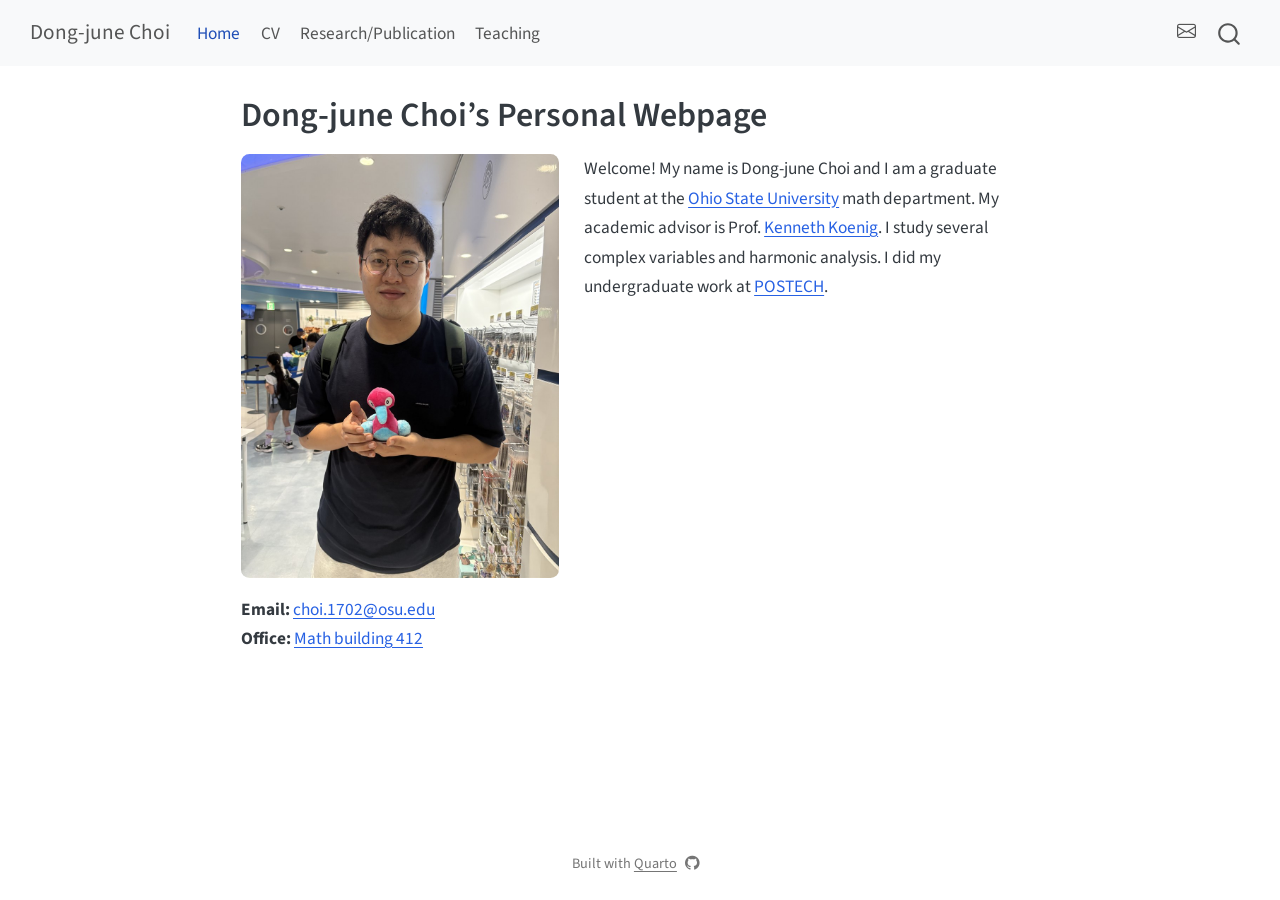
<file: index.html>
<!DOCTYPE html>
<html xmlns="http://www.w3.org/1999/xhtml" lang="en" xml:lang="en"><head>

<meta charset="utf-8">
<meta name="generator" content="quarto-1.10.18">

<meta name="viewport" content="width=device-width, initial-scale=1.0, user-scalable=yes">

<meta name="description" content="Dong-june Choi is a mathematics graduate student at the Ohio State University, studying several complex variables and harmonic analysis.">

<title>Dong-june Choi’s Personal Webpage</title>
<style>
/* Default styles provided by pandoc.
** See https://pandoc.org/MANUAL.html#variables-for-html for config info.
*/
span.smallcaps{font-variant: small-caps;}
div.columns{display: flex; gap: 1.5em;}
div.column{flex: auto;}
@media screen {
div.columns{gap: min(4vw, 1.5em);}
div.column{overflow-x: auto;}
}
div.hanging-indent{margin-left: 1.5em; text-indent: -1.5em;}
ul.task-list{list-style: none;}
ul.task-list li input[type="checkbox"] {
  width: 0.8em;
  margin: 0 0.8em 0.2em -1em; /* quarto-specific, see https://github.com/quarto-dev/quarto-cli/issues/4556 */ 
  vertical-align: middle;
}
</style>


<script src="site_libs/quarto-nav/quarto-nav.js"></script>
<script src="site_libs/quarto-nav/headroom.min.js"></script>
<script src="site_libs/clipboard/clipboard.min.js"></script>
<script src="site_libs/quarto-search/autocomplete.umd.js"></script>
<script src="site_libs/quarto-search/fuse.min.js"></script>
<script src="site_libs/quarto-search/quarto-search.js"></script>
<meta name="quarto:offset" content="./">
<script src="site_libs/quarto-html/quarto.js" type="module"></script>
<script src="site_libs/quarto-html/tabsets/tabsets.js" type="module"></script>
<script src="site_libs/quarto-html/popper.min.js"></script>
<script src="site_libs/quarto-html/tippy.umd.min.js"></script>
<script src="site_libs/quarto-html/anchor.min.js"></script>
<link href="site_libs/quarto-html/tippy.css" rel="stylesheet">
<link href="site_libs/quarto-html/quarto-syntax-highlighting-64a204ab8560d761af7679ceaba22944.css" rel="stylesheet" id="quarto-text-highlighting-styles">
<script src="site_libs/bootstrap/bootstrap.min.js"></script>
<link href="site_libs/bootstrap/bootstrap-icons.css" rel="stylesheet">
<link href="site_libs/bootstrap/bootstrap-172ba59bd5e0b52282274ba0c0cc16fc.min.css" rel="stylesheet" append-hash="true" id="quarto-bootstrap" data-mode="light">
<script id="quarto-search-options" type="application/json">{
  "location": "navbar",
  "copy-button": false,
  "collapse-after": 3,
  "panel-placement": "end",
  "type": "overlay",
  "limit": 50,
  "keyboard-shortcut": [
    "f",
    "/",
    "s"
  ],
  "show-item-context": false,
  "language": {
    "search-no-results-text": "No results",
    "search-matching-documents-text": "matching documents",
    "search-copy-link-title": "Copy link to search",
    "search-hide-matches-text": "Hide additional matches",
    "search-more-match-text": "more match in this document",
    "search-more-matches-text": "more matches in this document",
    "search-clear-button-title": "Clear",
    "search-text-placeholder": "",
    "search-detached-cancel-button-title": "Cancel",
    "search-submit-button-title": "Submit",
    "search-label": "Search"
  }
}</script>


<link rel="stylesheet" href="styles.css">
<meta property="og:title" content="Dong-june Choi’s Personal Webpage">
<meta property="og:image" content="https://dj603.github.io/my-photo.jpg">
<meta property="og:site_name" content="Dong-june Choi’s Personal Webpage">
<meta property="og:image:alt" content="Dong-june Choi">
</head>

<body class="nav-fixed fullcontent quarto-light">

<div id="quarto-search-results"></div>
  <header id="quarto-header" class="headroom fixed-top">
    <nav class="navbar navbar-expand-lg " data-bs-theme="dark">
      <div class="navbar-container container-fluid">
      <div class="navbar-brand-container mx-auto">
    <a class="navbar-brand" href="./index.html">
    <span class="navbar-title">Dong-june Choi</span>
    </a>
  </div>
            <div id="quarto-search" class="" title="Search"></div>
          <button class="navbar-toggler" type="button" data-bs-toggle="collapse" data-bs-target="#navbarCollapse" aria-controls="navbarCollapse" role="menu" aria-expanded="false" aria-label="Toggle navigation" onclick="if (window.quartoToggleHeadroom) { window.quartoToggleHeadroom(); }">
  <span class="navbar-toggler-icon"></span>
</button>
          <div class="collapse navbar-collapse" id="navbarCollapse">
            <ul class="navbar-nav navbar-nav-scroll me-auto">
  <li class="nav-item">
    <a class="nav-link active" href="./index.html" aria-current="page"> 
<span class="menu-text">Home</span></a>
  </li>  
  <li class="nav-item">
    <a class="nav-link" href="./cv.html"> 
<span class="menu-text">CV</span></a>
  </li>  
  <li class="nav-item">
    <a class="nav-link" href="./publications.html"> 
<span class="menu-text">Research/Publication</span></a>
  </li>  
  <li class="nav-item">
    <a class="nav-link" href="./teaching.html"> 
<span class="menu-text">Teaching</span></a>
  </li>  
</ul>
            <ul class="navbar-nav navbar-nav-scroll ms-auto">
  <li class="nav-item compact">
    <a class="nav-link" href="mailto:choi.1702@osu.edu"> <i class="bi bi-envelope" role="img" aria-label="Email">
</i> 
<span class="menu-text"></span></a>
  </li>  
</ul>
          </div> <!-- /navcollapse -->
            <div class="quarto-navbar-tools">
</div>
      </div> <!-- /container-fluid -->
    </nav>
</header>
<!-- content -->
<div id="quarto-content" class="quarto-container page-columns page-rows-contents page-layout-article page-navbar">
<!-- sidebar -->
<!-- margin-sidebar -->
    
<!-- main -->
<main class="content" id="quarto-document-content">

<header id="title-block-header" class="quarto-title-block default">
<div class="quarto-title">
<h1 class="title">Dong-june Choi’s Personal Webpage</h1>
</div>



<div class="quarto-title-meta">

    
  
    
  </div>
  


</header>


<!--
  홈 화면 레이아웃은 Quarto/Bootstrap 의 12칸 그리드입니다.
  · .g-col-12    → 좁은 화면(모바일)에서 12칸 = 전체 너비. 두 블록이 위아래로 쌓입니다.
  · .g-col-md-5  → 768px 이상(데스크톱)에서만 적용. 사진 5칸 + 글 7칸 = 두 단.
  숫자를 바꿔 좌우 비율을 조절하되 합이 12가 되게 하세요.
  사진 크기는 파일이 아니라 칼럼 폭이 정합니다 (styles.css 의 .profile-photo).
-->
<div class="grid">
<div class="g-col-12 g-col-md-5">
<p><img src="my-photo.jpg" class="profile-photo img-fluid" alt="Dong-june Choi"></p>
<p><strong>Email:</strong> <a href="mailto:choi.1702@osu.edu">choi.1702@osu.edu</a><br>
<strong>Office:</strong> <a href="https://maps.app.goo.gl/1D2iPoQm1fzhiReQA">Math building 412</a></p>
</div>
<div class="g-col-12 g-col-md-7">
<p>Welcome! My name is Dong-june Choi and I am a graduate student at the <a href="https://math.osu.edu/">Ohio State University</a> math department. My academic advisor is Prof.&nbsp;<a href="https://math.osu.edu/people/koenig.271">Kenneth Koenig</a>. I study several complex variables and harmonic analysis. I did my undergraduate work at <a href="https://math.postech.ac.kr/en/">POSTECH</a>.</p>
</div>
</div>



</main> <!-- /main -->
<script id="quarto-html-after-body" type="application/javascript">
  window.document.addEventListener("DOMContentLoaded", function (event) {
    const icon = "";
    const anchorJS = new window.AnchorJS();
    anchorJS.options = {
      placement: 'right',
      icon: icon
    };
    anchorJS.add('.anchored');
    const isCodeAnnotation = (el) => {
      for (const clz of el.classList) {
        if (clz.startsWith('code-annotation-')) {                     
          return true;
        }
      }
      return false;
    }
    const onCopySuccess = function(e) {
      // button target
      const button = e.trigger;
      // don't keep focus
      button.blur();
      // flash "checked"
      button.classList.add('code-copy-button-checked');
      var currentTitle = button.getAttribute("title");
      button.setAttribute("title", "Copied!");
      let tooltip;
      if (window.bootstrap) {
        button.setAttribute("data-bs-toggle", "tooltip");
        button.setAttribute("data-bs-placement", "left");
        button.setAttribute("data-bs-title", "Copied!");
        tooltip = new bootstrap.Tooltip(button, 
          { trigger: "manual", 
            customClass: "code-copy-button-tooltip",
            offset: [0, -8]});
        tooltip.show();    
      }
      setTimeout(function() {
        if (tooltip) {
          tooltip.hide();
          button.removeAttribute("data-bs-title");
          button.removeAttribute("data-bs-toggle");
          button.removeAttribute("data-bs-placement");
        }
        button.setAttribute("title", currentTitle);
        button.classList.remove('code-copy-button-checked');
      }, 1000);
      // clear code selection
      e.clearSelection();
    }
    const getTextToCopy = function(trigger) {
      const outerScaffold = trigger.parentElement.cloneNode(true);
      const codeEl = outerScaffold.querySelector('code');
      for (const childEl of codeEl.children) {
        if (isCodeAnnotation(childEl)) {
          childEl.remove();
        }
      }
      return codeEl.innerText;
    }
    const clipboard = new window.ClipboardJS('.code-copy-button:not([data-in-quarto-modal])', {
      text: getTextToCopy
    });
    clipboard.on('success', onCopySuccess);
    if (window.document.getElementById('quarto-embedded-source-code-modal')) {
      const clipboardModal = new window.ClipboardJS('.code-copy-button[data-in-quarto-modal]', {
        text: getTextToCopy,
        container: window.document.getElementById('quarto-embedded-source-code-modal')
      });
      clipboardModal.on('success', onCopySuccess);
    }
      var localhostRegex = new RegExp(/^(?:http|https):\/\/localhost\:?[0-9]*\//);
      var mailtoRegex = new RegExp(/^mailto:/);
        var filterRegex = new RegExp("https:\/\/dj603\.github\.io\/");
      var isInternal = (href) => {
          return filterRegex.test(href) || localhostRegex.test(href) || mailtoRegex.test(href);
      }
      // Inspect non-navigation links and adorn them if external
     var links = window.document.querySelectorAll('a[href]:not(.nav-link):not(.navbar-brand):not(.toc-action):not(.sidebar-link):not(.sidebar-item-toggle):not(.pagination-link):not(.no-external):not([aria-hidden]):not(.dropdown-item):not(.quarto-navigation-tool):not(.about-link)');
      for (var i=0; i<links.length; i++) {
        const link = links[i];
        if (!isInternal(link.href)) {
          // undo the damage that might have been done by quarto-nav.js in the case of
          // links that we want to consider external
          if (link.dataset.originalHref !== undefined) {
            link.href = link.dataset.originalHref;
          }
        }
      }
    function tippyHover(el, contentFn, onTriggerFn, onUntriggerFn) {
      const config = {
        allowHTML: true,
        maxWidth: 500,
        delay: 100,
        arrow: false,
        appendTo: function(el) {
            return el.parentElement;
        },
        interactive: true,
        interactiveBorder: 10,
        theme: 'quarto',
        placement: 'bottom-start',
      };
      if (contentFn) {
        config.content = contentFn;
      }
      if (onTriggerFn) {
        config.onTrigger = onTriggerFn;
      }
      if (onUntriggerFn) {
        config.onUntrigger = onUntriggerFn;
      }
      window.tippy(el, config); 
    }
    const noterefs = window.document.querySelectorAll('a[role="doc-noteref"]');
    for (var i=0; i<noterefs.length; i++) {
      const ref = noterefs[i];
      tippyHover(ref, function() {
        // use id or data attribute instead here
        let href = ref.getAttribute('data-footnote-href') || ref.getAttribute('href');
        try { href = new URL(href).hash; } catch {}
        const id = href.replace(/^#\/?/, "");
        const note = window.document.getElementById(id);
        if (note) {
          return note.innerHTML;
        } else {
          return "";
        }
      });
    }
    const xrefs = window.document.querySelectorAll('a.quarto-xref');
    const processXRef = (id, note) => {
      // Strip column container classes
      const stripColumnClz = (el) => {
        el.classList.remove("page-full", "page-columns");
        if (el.children) {
          for (const child of el.children) {
            stripColumnClz(child);
          }
        }
      }
      stripColumnClz(note)
      if (id === null || id.startsWith('sec-')) {
        // Special case sections, only their first couple elements
        const container = document.createElement("div");
        if (note.children && note.children.length > 2) {
          container.appendChild(note.children[0].cloneNode(true));
          for (let i = 1; i < note.children.length; i++) {
            const child = note.children[i];
            if (child.tagName === "P" && child.innerText === "") {
              continue;
            } else {
              container.appendChild(child.cloneNode(true));
              break;
            }
          }
          if (window.Quarto?.typesetMath) {
            window.Quarto.typesetMath(container);
          }
          return container.innerHTML
        } else {
          if (window.Quarto?.typesetMath) {
            window.Quarto.typesetMath(note);
          }
          return note.innerHTML;
        }
      } else {
        // Remove any anchor links if they are present
        const anchorLink = note.querySelector('a.anchorjs-link');
        if (anchorLink) {
          anchorLink.remove();
        }
        if (window.Quarto?.typesetMath) {
          window.Quarto.typesetMath(note);
        }
        if (note.classList.contains("callout")) {
          return note.outerHTML;
        } else {
          return note.innerHTML;
        }
      }
    }
    for (var i=0; i<xrefs.length; i++) {
      const xref = xrefs[i];
      tippyHover(xref, undefined, function(instance) {
        instance.disable();
        let url = xref.getAttribute('href');
        let hash = undefined; 
        if (url.startsWith('#')) {
          hash = url;
        } else {
          try { hash = new URL(url).hash; } catch {}
        }
        if (hash) {
          const id = hash.replace(/^#\/?/, "");
          const note = window.document.getElementById(id);
          if (note !== null) {
            try {
              const html = processXRef(id, note.cloneNode(true));
              instance.setContent(html);
            } finally {
              instance.enable();
              instance.show();
            }
          } else {
            // See if we can fetch this
            fetch(url.split('#')[0])
            .then(res => res.text())
            .then(html => {
              const parser = new DOMParser();
              const htmlDoc = parser.parseFromString(html, "text/html");
              const note = htmlDoc.getElementById(id);
              if (note !== null) {
                const html = processXRef(id, note);
                instance.setContent(html);
              } 
            }).finally(() => {
              instance.enable();
              instance.show();
            });
          }
        } else {
          // See if we can fetch a full url (with no hash to target)
          // This is a special case and we should probably do some content thinning / targeting
          fetch(url)
          .then(res => res.text())
          .then(html => {
            const parser = new DOMParser();
            const htmlDoc = parser.parseFromString(html, "text/html");
            const note = htmlDoc.querySelector('main.content');
            if (note !== null) {
              // This should only happen for chapter cross references
              // (since there is no id in the URL)
              // remove the first header
              if (note.children.length > 0 && note.children[0].tagName === "HEADER") {
                note.children[0].remove();
              }
              const html = processXRef(null, note);
              instance.setContent(html);
            } 
          }).finally(() => {
            instance.enable();
            instance.show();
          });
        }
      }, function(instance) {
      });
    }
        let selectedAnnoteEl;
        const selectorForAnnotation = ( cell, annotation) => {
          let cellAttr = 'data-code-cell="' + cell + '"';
          let lineAttr = 'data-code-annotation="' +  annotation + '"';
          const selector = 'span[' + cellAttr + '][' + lineAttr + ']';
          return selector;
        }
        const selectCodeLines = (annoteEl) => {
          const doc = window.document;
          const targetCell = annoteEl.getAttribute("data-target-cell");
          const targetAnnotation = annoteEl.getAttribute("data-target-annotation");
          const annoteSpan = window.document.querySelector(selectorForAnnotation(targetCell, targetAnnotation));
          const lines = annoteSpan.getAttribute("data-code-lines").split(",");
          const lineIds = lines.map((line) => {
            return targetCell + "-" + line;
          })
          let top = null;
          let height = null;
          let parent = null;
          if (lineIds.length > 0) {
              //compute the position of the single el (top and bottom and make a div)
              const el = window.document.getElementById(lineIds[0]);
              top = el.offsetTop;
              height = el.offsetHeight;
              parent = el.parentElement.parentElement;
            if (lineIds.length > 1) {
              const lastEl = window.document.getElementById(lineIds[lineIds.length - 1]);
              const bottom = lastEl.offsetTop + lastEl.offsetHeight;
              height = bottom - top;
            }
            if (top !== null && height !== null && parent !== null) {
              // cook up a div (if necessary) and position it 
              let div = window.document.getElementById("code-annotation-line-highlight");
              if (div === null) {
                div = window.document.createElement("div");
                div.setAttribute("id", "code-annotation-line-highlight");
                div.style.position = 'absolute';
                parent.appendChild(div);
              }
              div.style.top = top - 2 + "px";
              div.style.height = height + 4 + "px";
              div.style.left = 0;
              let gutterDiv = window.document.getElementById("code-annotation-line-highlight-gutter");
              if (gutterDiv === null) {
                gutterDiv = window.document.createElement("div");
                gutterDiv.setAttribute("id", "code-annotation-line-highlight-gutter");
                gutterDiv.style.position = 'absolute';
                const codeCell = window.document.getElementById(targetCell);
                const gutter = codeCell.querySelector('.code-annotation-gutter');
                gutter.appendChild(gutterDiv);
              }
              gutterDiv.style.top = top - 2 + "px";
              gutterDiv.style.height = height + 4 + "px";
            }
            selectedAnnoteEl = annoteEl;
          }
        };
        const unselectCodeLines = () => {
          const elementsIds = ["code-annotation-line-highlight", "code-annotation-line-highlight-gutter"];
          elementsIds.forEach((elId) => {
            const div = window.document.getElementById(elId);
            if (div) {
              div.remove();
            }
          });
          selectedAnnoteEl = undefined;
        };
          // Handle positioning of the toggle
      window.addEventListener(
        "resize",
        throttle(() => {
          elRect = undefined;
          if (selectedAnnoteEl) {
            selectCodeLines(selectedAnnoteEl);
          }
        }, 10)
      );
      function throttle(fn, ms) {
      let throttle = false;
      let timer;
        return (...args) => {
          if(!throttle) { // first call gets through
              fn.apply(this, args);
              throttle = true;
          } else { // all the others get throttled
              if(timer) clearTimeout(timer); // cancel #2
              timer = setTimeout(() => {
                fn.apply(this, args);
                timer = throttle = false;
              }, ms);
          }
        };
      }
        // Attach click handler to the DT
        const annoteDls = window.document.querySelectorAll('dt[data-target-cell]');
        for (const annoteDlNode of annoteDls) {
          annoteDlNode.addEventListener('click', (event) => {
            const clickedEl = event.target;
            if (clickedEl !== selectedAnnoteEl) {
              unselectCodeLines();
              const activeEl = window.document.querySelector('dt[data-target-cell].code-annotation-active');
              if (activeEl) {
                activeEl.classList.remove('code-annotation-active');
              }
              selectCodeLines(clickedEl);
              clickedEl.classList.add('code-annotation-active');
            } else {
              // Unselect the line
              unselectCodeLines();
              clickedEl.classList.remove('code-annotation-active');
            }
          });
        }
    const findCites = (el) => {
      const parentEl = el.parentElement;
      if (parentEl) {
        const cites = parentEl.dataset.cites;
        if (cites) {
          return {
            el,
            cites: cites.split(' ')
          };
        } else {
          return findCites(el.parentElement)
        }
      } else {
        return undefined;
      }
    };
    var bibliorefs = window.document.querySelectorAll('a[role="doc-biblioref"]');
    for (var i=0; i<bibliorefs.length; i++) {
      const ref = bibliorefs[i];
      const citeInfo = findCites(ref);
      if (citeInfo) {
        tippyHover(citeInfo.el, function() {
          var popup = window.document.createElement('div');
          citeInfo.cites.forEach(function(cite) {
            var citeDiv = window.document.createElement('div');
            citeDiv.classList.add('hanging-indent');
            citeDiv.classList.add('csl-entry');
            var biblioDiv = window.document.getElementById('ref-' + cite);
            if (biblioDiv) {
              citeDiv.innerHTML = biblioDiv.innerHTML;
            }
            popup.appendChild(citeDiv);
          });
          return popup.innerHTML;
        });
      }
    }
  });
  </script>
</div> <!-- /content -->
<footer class="footer">
  <div class="nav-footer">
    <div class="nav-footer-left">
      &nbsp;
    </div>   
    <div class="nav-footer-center">
      <ul class="footer-items list-unstyled">
    <li class="nav-item">
 Built with <a href="https://quarto.org">Quarto</a>
  </li>  
    <li class="nav-item compact">
    <a class="nav-link" href="https://github.com/dj603">
      <i class="bi bi-github" role="img" aria-label="GitHub">
</i> 
    </a>
  </li>  
</ul>
    </div>
    <div class="nav-footer-right">
      &nbsp;
    </div>
  </div>
</footer>




</body></html>
</file>
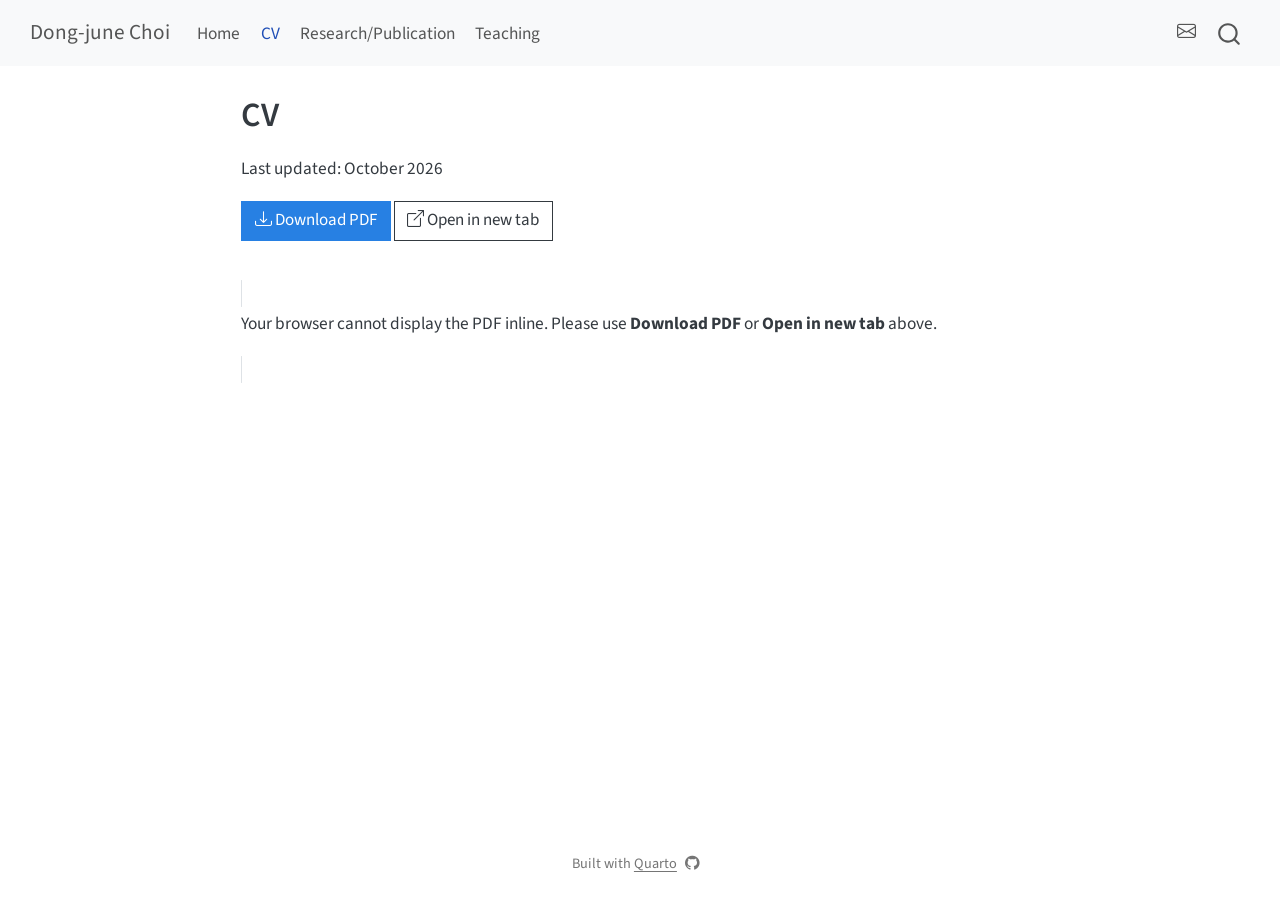
<file: cv.html>
<!DOCTYPE html>
<html xmlns="http://www.w3.org/1999/xhtml" lang="en" xml:lang="en"><head>

<meta charset="utf-8">
<meta name="generator" content="quarto-1.10.18">

<meta name="viewport" content="width=device-width, initial-scale=1.0, user-scalable=yes">


<title>CV – Dong-june Choi’s Personal Webpage</title>
<style>
/* Default styles provided by pandoc.
** See https://pandoc.org/MANUAL.html#variables-for-html for config info.
*/
span.smallcaps{font-variant: small-caps;}
div.columns{display: flex; gap: 1.5em;}
div.column{flex: auto;}
@media screen {
div.columns{gap: min(4vw, 1.5em);}
div.column{overflow-x: auto;}
}
div.hanging-indent{margin-left: 1.5em; text-indent: -1.5em;}
ul.task-list{list-style: none;}
ul.task-list li input[type="checkbox"] {
  width: 0.8em;
  margin: 0 0.8em 0.2em -1em; /* quarto-specific, see https://github.com/quarto-dev/quarto-cli/issues/4556 */ 
  vertical-align: middle;
}
</style>


<script src="site_libs/quarto-nav/quarto-nav.js"></script>
<script src="site_libs/quarto-nav/headroom.min.js"></script>
<script src="site_libs/clipboard/clipboard.min.js"></script>
<script src="site_libs/quarto-search/autocomplete.umd.js"></script>
<script src="site_libs/quarto-search/fuse.min.js"></script>
<script src="site_libs/quarto-search/quarto-search.js"></script>
<meta name="quarto:offset" content="./">
<script src="site_libs/quarto-html/quarto.js" type="module"></script>
<script src="site_libs/quarto-html/tabsets/tabsets.js" type="module"></script>
<script src="site_libs/quarto-html/popper.min.js"></script>
<script src="site_libs/quarto-html/tippy.umd.min.js"></script>
<script src="site_libs/quarto-html/anchor.min.js"></script>
<link href="site_libs/quarto-html/tippy.css" rel="stylesheet">
<link href="site_libs/quarto-html/quarto-syntax-highlighting-64a204ab8560d761af7679ceaba22944.css" rel="stylesheet" id="quarto-text-highlighting-styles">
<script src="site_libs/bootstrap/bootstrap.min.js"></script>
<link href="site_libs/bootstrap/bootstrap-icons.css" rel="stylesheet">
<link href="site_libs/bootstrap/bootstrap-172ba59bd5e0b52282274ba0c0cc16fc.min.css" rel="stylesheet" append-hash="true" id="quarto-bootstrap" data-mode="light">
<script id="quarto-search-options" type="application/json">{
  "location": "navbar",
  "copy-button": false,
  "collapse-after": 3,
  "panel-placement": "end",
  "type": "overlay",
  "limit": 50,
  "keyboard-shortcut": [
    "f",
    "/",
    "s"
  ],
  "show-item-context": false,
  "language": {
    "search-no-results-text": "No results",
    "search-matching-documents-text": "matching documents",
    "search-copy-link-title": "Copy link to search",
    "search-hide-matches-text": "Hide additional matches",
    "search-more-match-text": "more match in this document",
    "search-more-matches-text": "more matches in this document",
    "search-clear-button-title": "Clear",
    "search-text-placeholder": "",
    "search-detached-cancel-button-title": "Cancel",
    "search-submit-button-title": "Submit",
    "search-label": "Search"
  }
}</script>


<link rel="stylesheet" href="styles.css">
<meta property="og:title" content="CV – Dong-june Choi’s Personal Webpage">
<meta property="og:description" content="">
<meta property="og:site_name" content="Dong-june Choi’s Personal Webpage">
</head>

<body class="nav-fixed fullcontent quarto-light">

<div id="quarto-search-results"></div>
  <header id="quarto-header" class="headroom fixed-top">
    <nav class="navbar navbar-expand-lg " data-bs-theme="dark">
      <div class="navbar-container container-fluid">
      <div class="navbar-brand-container mx-auto">
    <a class="navbar-brand" href="./index.html">
    <span class="navbar-title">Dong-june Choi</span>
    </a>
  </div>
            <div id="quarto-search" class="" title="Search"></div>
          <button class="navbar-toggler" type="button" data-bs-toggle="collapse" data-bs-target="#navbarCollapse" aria-controls="navbarCollapse" role="menu" aria-expanded="false" aria-label="Toggle navigation" onclick="if (window.quartoToggleHeadroom) { window.quartoToggleHeadroom(); }">
  <span class="navbar-toggler-icon"></span>
</button>
          <div class="collapse navbar-collapse" id="navbarCollapse">
            <ul class="navbar-nav navbar-nav-scroll me-auto">
  <li class="nav-item">
    <a class="nav-link" href="./index.html"> 
<span class="menu-text">Home</span></a>
  </li>  
  <li class="nav-item">
    <a class="nav-link active" href="./cv.html" aria-current="page"> 
<span class="menu-text">CV</span></a>
  </li>  
  <li class="nav-item">
    <a class="nav-link" href="./publications.html"> 
<span class="menu-text">Research/Publication</span></a>
  </li>  
  <li class="nav-item">
    <a class="nav-link" href="./teaching.html"> 
<span class="menu-text">Teaching</span></a>
  </li>  
</ul>
            <ul class="navbar-nav navbar-nav-scroll ms-auto">
  <li class="nav-item compact">
    <a class="nav-link" href="mailto:choi.1702@osu.edu"> <i class="bi bi-envelope" role="img" aria-label="Email">
</i> 
<span class="menu-text"></span></a>
  </li>  
</ul>
          </div> <!-- /navcollapse -->
            <div class="quarto-navbar-tools">
</div>
      </div> <!-- /container-fluid -->
    </nav>
</header>
<!-- content -->
<div id="quarto-content" class="quarto-container page-columns page-rows-contents page-layout-article page-navbar">
<!-- sidebar -->
<!-- margin-sidebar -->
    
<!-- main -->
<main class="content" id="quarto-document-content">

<header id="title-block-header" class="quarto-title-block default">
<div class="quarto-title">
<h1 class="title">CV</h1>
</div>



<div class="quarto-title-meta">

    
  
    
  </div>
  


</header>


<p>Last updated: October 2026</p>
<div class="cv-actions">
<p><a href="cv/Choi_CV_Oct2026.pdf" class="btn btn-primary" download="Choi_Dong-june_CV.pdf"><i class="bi bi-download"></i> Download PDF</a> <a href="cv/Choi_CV_Oct2026.pdf" class="btn btn-outline-secondary" target="_blank"><i class="bi bi-box-arrow-up-right"></i> Open in new tab</a></p>
</div>
<object class="cv-embed" data="cv/Choi_CV_Oct2026.pdf" type="application/pdf">
  <p>
    Your browser cannot display the PDF inline.
    Please use <strong>Download PDF</strong> or <strong>Open in new tab</strong> above.
  </p>
</object>



</main> <!-- /main -->
<script id="quarto-html-after-body" type="application/javascript">
  window.document.addEventListener("DOMContentLoaded", function (event) {
    const icon = "";
    const anchorJS = new window.AnchorJS();
    anchorJS.options = {
      placement: 'right',
      icon: icon
    };
    anchorJS.add('.anchored');
    const isCodeAnnotation = (el) => {
      for (const clz of el.classList) {
        if (clz.startsWith('code-annotation-')) {                     
          return true;
        }
      }
      return false;
    }
    const onCopySuccess = function(e) {
      // button target
      const button = e.trigger;
      // don't keep focus
      button.blur();
      // flash "checked"
      button.classList.add('code-copy-button-checked');
      var currentTitle = button.getAttribute("title");
      button.setAttribute("title", "Copied!");
      let tooltip;
      if (window.bootstrap) {
        button.setAttribute("data-bs-toggle", "tooltip");
        button.setAttribute("data-bs-placement", "left");
        button.setAttribute("data-bs-title", "Copied!");
        tooltip = new bootstrap.Tooltip(button, 
          { trigger: "manual", 
            customClass: "code-copy-button-tooltip",
            offset: [0, -8]});
        tooltip.show();    
      }
      setTimeout(function() {
        if (tooltip) {
          tooltip.hide();
          button.removeAttribute("data-bs-title");
          button.removeAttribute("data-bs-toggle");
          button.removeAttribute("data-bs-placement");
        }
        button.setAttribute("title", currentTitle);
        button.classList.remove('code-copy-button-checked');
      }, 1000);
      // clear code selection
      e.clearSelection();
    }
    const getTextToCopy = function(trigger) {
      const outerScaffold = trigger.parentElement.cloneNode(true);
      const codeEl = outerScaffold.querySelector('code');
      for (const childEl of codeEl.children) {
        if (isCodeAnnotation(childEl)) {
          childEl.remove();
        }
      }
      return codeEl.innerText;
    }
    const clipboard = new window.ClipboardJS('.code-copy-button:not([data-in-quarto-modal])', {
      text: getTextToCopy
    });
    clipboard.on('success', onCopySuccess);
    if (window.document.getElementById('quarto-embedded-source-code-modal')) {
      const clipboardModal = new window.ClipboardJS('.code-copy-button[data-in-quarto-modal]', {
        text: getTextToCopy,
        container: window.document.getElementById('quarto-embedded-source-code-modal')
      });
      clipboardModal.on('success', onCopySuccess);
    }
      var localhostRegex = new RegExp(/^(?:http|https):\/\/localhost\:?[0-9]*\//);
      var mailtoRegex = new RegExp(/^mailto:/);
        var filterRegex = new RegExp("https:\/\/dj603\.github\.io\/");
      var isInternal = (href) => {
          return filterRegex.test(href) || localhostRegex.test(href) || mailtoRegex.test(href);
      }
      // Inspect non-navigation links and adorn them if external
     var links = window.document.querySelectorAll('a[href]:not(.nav-link):not(.navbar-brand):not(.toc-action):not(.sidebar-link):not(.sidebar-item-toggle):not(.pagination-link):not(.no-external):not([aria-hidden]):not(.dropdown-item):not(.quarto-navigation-tool):not(.about-link)');
      for (var i=0; i<links.length; i++) {
        const link = links[i];
        if (!isInternal(link.href)) {
          // undo the damage that might have been done by quarto-nav.js in the case of
          // links that we want to consider external
          if (link.dataset.originalHref !== undefined) {
            link.href = link.dataset.originalHref;
          }
        }
      }
    function tippyHover(el, contentFn, onTriggerFn, onUntriggerFn) {
      const config = {
        allowHTML: true,
        maxWidth: 500,
        delay: 100,
        arrow: false,
        appendTo: function(el) {
            return el.parentElement;
        },
        interactive: true,
        interactiveBorder: 10,
        theme: 'quarto',
        placement: 'bottom-start',
      };
      if (contentFn) {
        config.content = contentFn;
      }
      if (onTriggerFn) {
        config.onTrigger = onTriggerFn;
      }
      if (onUntriggerFn) {
        config.onUntrigger = onUntriggerFn;
      }
      window.tippy(el, config); 
    }
    const noterefs = window.document.querySelectorAll('a[role="doc-noteref"]');
    for (var i=0; i<noterefs.length; i++) {
      const ref = noterefs[i];
      tippyHover(ref, function() {
        // use id or data attribute instead here
        let href = ref.getAttribute('data-footnote-href') || ref.getAttribute('href');
        try { href = new URL(href).hash; } catch {}
        const id = href.replace(/^#\/?/, "");
        const note = window.document.getElementById(id);
        if (note) {
          return note.innerHTML;
        } else {
          return "";
        }
      });
    }
    const xrefs = window.document.querySelectorAll('a.quarto-xref');
    const processXRef = (id, note) => {
      // Strip column container classes
      const stripColumnClz = (el) => {
        el.classList.remove("page-full", "page-columns");
        if (el.children) {
          for (const child of el.children) {
            stripColumnClz(child);
          }
        }
      }
      stripColumnClz(note)
      if (id === null || id.startsWith('sec-')) {
        // Special case sections, only their first couple elements
        const container = document.createElement("div");
        if (note.children && note.children.length > 2) {
          container.appendChild(note.children[0].cloneNode(true));
          for (let i = 1; i < note.children.length; i++) {
            const child = note.children[i];
            if (child.tagName === "P" && child.innerText === "") {
              continue;
            } else {
              container.appendChild(child.cloneNode(true));
              break;
            }
          }
          if (window.Quarto?.typesetMath) {
            window.Quarto.typesetMath(container);
          }
          return container.innerHTML
        } else {
          if (window.Quarto?.typesetMath) {
            window.Quarto.typesetMath(note);
          }
          return note.innerHTML;
        }
      } else {
        // Remove any anchor links if they are present
        const anchorLink = note.querySelector('a.anchorjs-link');
        if (anchorLink) {
          anchorLink.remove();
        }
        if (window.Quarto?.typesetMath) {
          window.Quarto.typesetMath(note);
        }
        if (note.classList.contains("callout")) {
          return note.outerHTML;
        } else {
          return note.innerHTML;
        }
      }
    }
    for (var i=0; i<xrefs.length; i++) {
      const xref = xrefs[i];
      tippyHover(xref, undefined, function(instance) {
        instance.disable();
        let url = xref.getAttribute('href');
        let hash = undefined; 
        if (url.startsWith('#')) {
          hash = url;
        } else {
          try { hash = new URL(url).hash; } catch {}
        }
        if (hash) {
          const id = hash.replace(/^#\/?/, "");
          const note = window.document.getElementById(id);
          if (note !== null) {
            try {
              const html = processXRef(id, note.cloneNode(true));
              instance.setContent(html);
            } finally {
              instance.enable();
              instance.show();
            }
          } else {
            // See if we can fetch this
            fetch(url.split('#')[0])
            .then(res => res.text())
            .then(html => {
              const parser = new DOMParser();
              const htmlDoc = parser.parseFromString(html, "text/html");
              const note = htmlDoc.getElementById(id);
              if (note !== null) {
                const html = processXRef(id, note);
                instance.setContent(html);
              } 
            }).finally(() => {
              instance.enable();
              instance.show();
            });
          }
        } else {
          // See if we can fetch a full url (with no hash to target)
          // This is a special case and we should probably do some content thinning / targeting
          fetch(url)
          .then(res => res.text())
          .then(html => {
            const parser = new DOMParser();
            const htmlDoc = parser.parseFromString(html, "text/html");
            const note = htmlDoc.querySelector('main.content');
            if (note !== null) {
              // This should only happen for chapter cross references
              // (since there is no id in the URL)
              // remove the first header
              if (note.children.length > 0 && note.children[0].tagName === "HEADER") {
                note.children[0].remove();
              }
              const html = processXRef(null, note);
              instance.setContent(html);
            } 
          }).finally(() => {
            instance.enable();
            instance.show();
          });
        }
      }, function(instance) {
      });
    }
        let selectedAnnoteEl;
        const selectorForAnnotation = ( cell, annotation) => {
          let cellAttr = 'data-code-cell="' + cell + '"';
          let lineAttr = 'data-code-annotation="' +  annotation + '"';
          const selector = 'span[' + cellAttr + '][' + lineAttr + ']';
          return selector;
        }
        const selectCodeLines = (annoteEl) => {
          const doc = window.document;
          const targetCell = annoteEl.getAttribute("data-target-cell");
          const targetAnnotation = annoteEl.getAttribute("data-target-annotation");
          const annoteSpan = window.document.querySelector(selectorForAnnotation(targetCell, targetAnnotation));
          const lines = annoteSpan.getAttribute("data-code-lines").split(",");
          const lineIds = lines.map((line) => {
            return targetCell + "-" + line;
          })
          let top = null;
          let height = null;
          let parent = null;
          if (lineIds.length > 0) {
              //compute the position of the single el (top and bottom and make a div)
              const el = window.document.getElementById(lineIds[0]);
              top = el.offsetTop;
              height = el.offsetHeight;
              parent = el.parentElement.parentElement;
            if (lineIds.length > 1) {
              const lastEl = window.document.getElementById(lineIds[lineIds.length - 1]);
              const bottom = lastEl.offsetTop + lastEl.offsetHeight;
              height = bottom - top;
            }
            if (top !== null && height !== null && parent !== null) {
              // cook up a div (if necessary) and position it 
              let div = window.document.getElementById("code-annotation-line-highlight");
              if (div === null) {
                div = window.document.createElement("div");
                div.setAttribute("id", "code-annotation-line-highlight");
                div.style.position = 'absolute';
                parent.appendChild(div);
              }
              div.style.top = top - 2 + "px";
              div.style.height = height + 4 + "px";
              div.style.left = 0;
              let gutterDiv = window.document.getElementById("code-annotation-line-highlight-gutter");
              if (gutterDiv === null) {
                gutterDiv = window.document.createElement("div");
                gutterDiv.setAttribute("id", "code-annotation-line-highlight-gutter");
                gutterDiv.style.position = 'absolute';
                const codeCell = window.document.getElementById(targetCell);
                const gutter = codeCell.querySelector('.code-annotation-gutter');
                gutter.appendChild(gutterDiv);
              }
              gutterDiv.style.top = top - 2 + "px";
              gutterDiv.style.height = height + 4 + "px";
            }
            selectedAnnoteEl = annoteEl;
          }
        };
        const unselectCodeLines = () => {
          const elementsIds = ["code-annotation-line-highlight", "code-annotation-line-highlight-gutter"];
          elementsIds.forEach((elId) => {
            const div = window.document.getElementById(elId);
            if (div) {
              div.remove();
            }
          });
          selectedAnnoteEl = undefined;
        };
          // Handle positioning of the toggle
      window.addEventListener(
        "resize",
        throttle(() => {
          elRect = undefined;
          if (selectedAnnoteEl) {
            selectCodeLines(selectedAnnoteEl);
          }
        }, 10)
      );
      function throttle(fn, ms) {
      let throttle = false;
      let timer;
        return (...args) => {
          if(!throttle) { // first call gets through
              fn.apply(this, args);
              throttle = true;
          } else { // all the others get throttled
              if(timer) clearTimeout(timer); // cancel #2
              timer = setTimeout(() => {
                fn.apply(this, args);
                timer = throttle = false;
              }, ms);
          }
        };
      }
        // Attach click handler to the DT
        const annoteDls = window.document.querySelectorAll('dt[data-target-cell]');
        for (const annoteDlNode of annoteDls) {
          annoteDlNode.addEventListener('click', (event) => {
            const clickedEl = event.target;
            if (clickedEl !== selectedAnnoteEl) {
              unselectCodeLines();
              const activeEl = window.document.querySelector('dt[data-target-cell].code-annotation-active');
              if (activeEl) {
                activeEl.classList.remove('code-annotation-active');
              }
              selectCodeLines(clickedEl);
              clickedEl.classList.add('code-annotation-active');
            } else {
              // Unselect the line
              unselectCodeLines();
              clickedEl.classList.remove('code-annotation-active');
            }
          });
        }
    const findCites = (el) => {
      const parentEl = el.parentElement;
      if (parentEl) {
        const cites = parentEl.dataset.cites;
        if (cites) {
          return {
            el,
            cites: cites.split(' ')
          };
        } else {
          return findCites(el.parentElement)
        }
      } else {
        return undefined;
      }
    };
    var bibliorefs = window.document.querySelectorAll('a[role="doc-biblioref"]');
    for (var i=0; i<bibliorefs.length; i++) {
      const ref = bibliorefs[i];
      const citeInfo = findCites(ref);
      if (citeInfo) {
        tippyHover(citeInfo.el, function() {
          var popup = window.document.createElement('div');
          citeInfo.cites.forEach(function(cite) {
            var citeDiv = window.document.createElement('div');
            citeDiv.classList.add('hanging-indent');
            citeDiv.classList.add('csl-entry');
            var biblioDiv = window.document.getElementById('ref-' + cite);
            if (biblioDiv) {
              citeDiv.innerHTML = biblioDiv.innerHTML;
            }
            popup.appendChild(citeDiv);
          });
          return popup.innerHTML;
        });
      }
    }
  });
  </script>
</div> <!-- /content -->
<footer class="footer">
  <div class="nav-footer">
    <div class="nav-footer-left">
      &nbsp;
    </div>   
    <div class="nav-footer-center">
      <ul class="footer-items list-unstyled">
    <li class="nav-item">
 Built with <a href="https://quarto.org">Quarto</a>
  </li>  
    <li class="nav-item compact">
    <a class="nav-link" href="https://github.com/dj603">
      <i class="bi bi-github" role="img" aria-label="GitHub">
</i> 
    </a>
  </li>  
</ul>
    </div>
    <div class="nav-footer-right">
      &nbsp;
    </div>
  </div>
</footer>




</body></html>
</file>
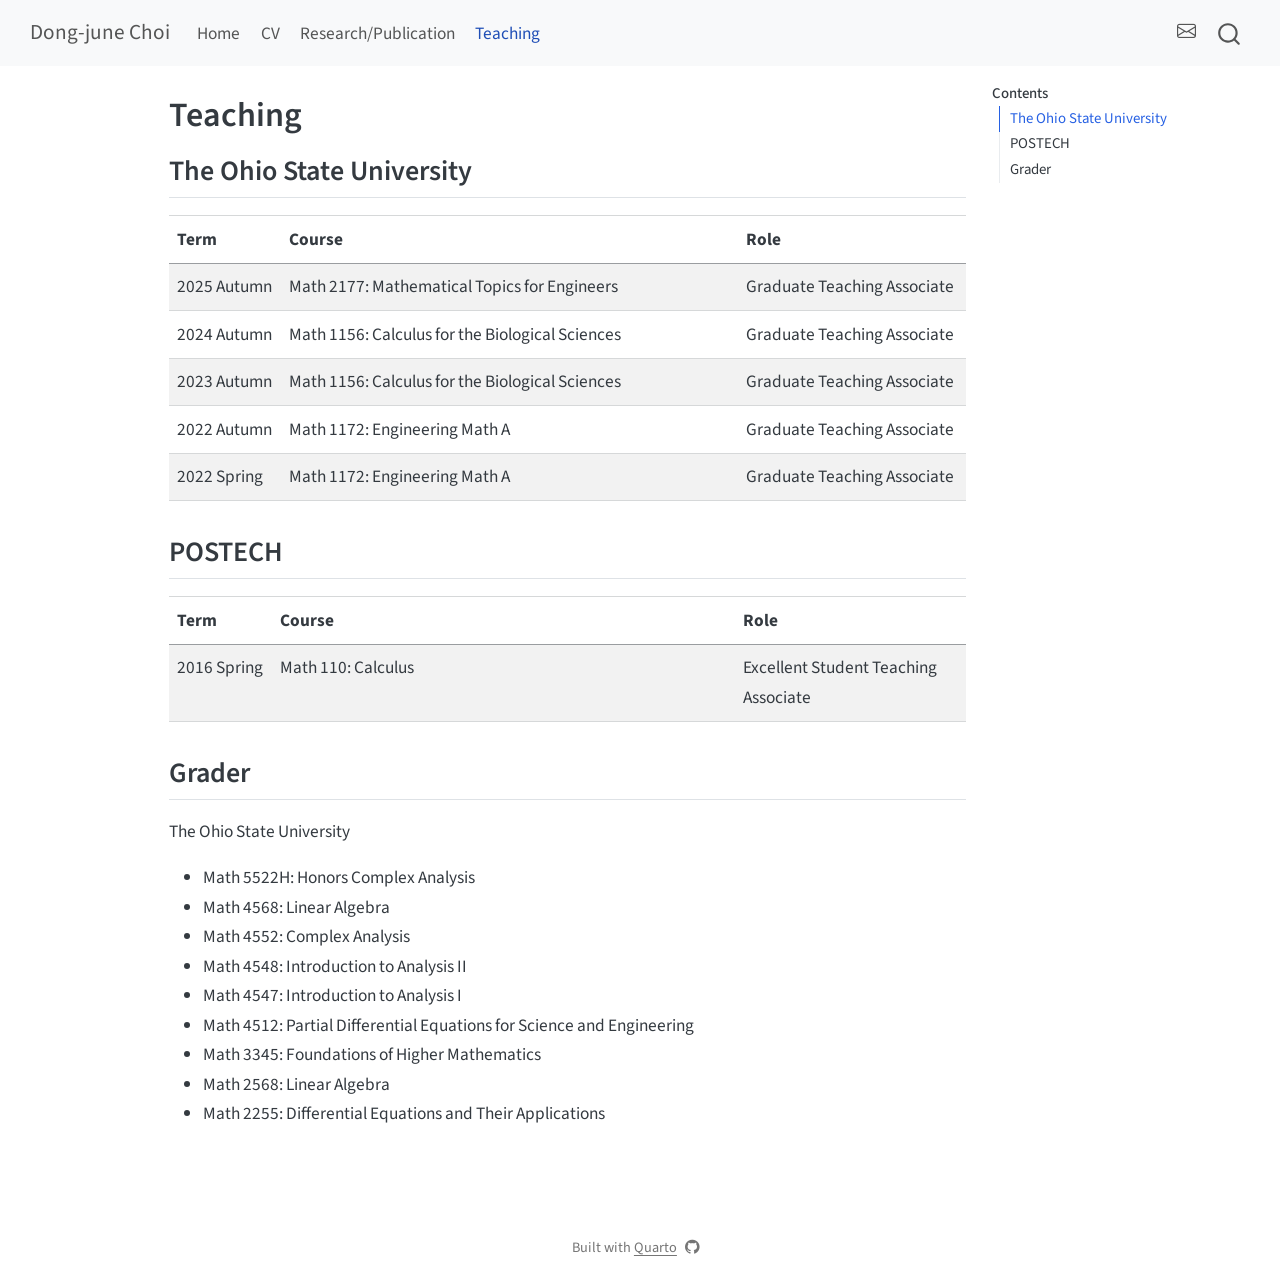
<file: teaching.html>
<!DOCTYPE html>
<html xmlns="http://www.w3.org/1999/xhtml" lang="en" xml:lang="en"><head>

<meta charset="utf-8">
<meta name="generator" content="quarto-1.10.18">

<meta name="viewport" content="width=device-width, initial-scale=1.0, user-scalable=yes">


<title>Teaching – Dong-june Choi’s Personal Webpage</title>
<style>
/* Default styles provided by pandoc.
** See https://pandoc.org/MANUAL.html#variables-for-html for config info.
*/
span.smallcaps{font-variant: small-caps;}
div.columns{display: flex; gap: 1.5em;}
div.column{flex: auto;}
@media screen {
div.columns{gap: min(4vw, 1.5em);}
div.column{overflow-x: auto;}
}
div.hanging-indent{margin-left: 1.5em; text-indent: -1.5em;}
ul.task-list{list-style: none;}
ul.task-list li input[type="checkbox"] {
  width: 0.8em;
  margin: 0 0.8em 0.2em -1em; /* quarto-specific, see https://github.com/quarto-dev/quarto-cli/issues/4556 */ 
  vertical-align: middle;
}
</style>


<script src="site_libs/quarto-nav/quarto-nav.js"></script>
<script src="site_libs/quarto-nav/headroom.min.js"></script>
<script src="site_libs/clipboard/clipboard.min.js"></script>
<script src="site_libs/quarto-search/autocomplete.umd.js"></script>
<script src="site_libs/quarto-search/fuse.min.js"></script>
<script src="site_libs/quarto-search/quarto-search.js"></script>
<meta name="quarto:offset" content="./">
<script src="site_libs/quarto-html/quarto.js" type="module"></script>
<script src="site_libs/quarto-html/tabsets/tabsets.js" type="module"></script>
<script src="site_libs/quarto-html/popper.min.js"></script>
<script src="site_libs/quarto-html/tippy.umd.min.js"></script>
<script src="site_libs/quarto-html/anchor.min.js"></script>
<link href="site_libs/quarto-html/tippy.css" rel="stylesheet">
<link href="site_libs/quarto-html/quarto-syntax-highlighting-64a204ab8560d761af7679ceaba22944.css" rel="stylesheet" id="quarto-text-highlighting-styles">
<script src="site_libs/bootstrap/bootstrap.min.js"></script>
<link href="site_libs/bootstrap/bootstrap-icons.css" rel="stylesheet">
<link href="site_libs/bootstrap/bootstrap-172ba59bd5e0b52282274ba0c0cc16fc.min.css" rel="stylesheet" append-hash="true" id="quarto-bootstrap" data-mode="light">
<script id="quarto-search-options" type="application/json">{
  "location": "navbar",
  "copy-button": false,
  "collapse-after": 3,
  "panel-placement": "end",
  "type": "overlay",
  "limit": 50,
  "keyboard-shortcut": [
    "f",
    "/",
    "s"
  ],
  "show-item-context": false,
  "language": {
    "search-no-results-text": "No results",
    "search-matching-documents-text": "matching documents",
    "search-copy-link-title": "Copy link to search",
    "search-hide-matches-text": "Hide additional matches",
    "search-more-match-text": "more match in this document",
    "search-more-matches-text": "more matches in this document",
    "search-clear-button-title": "Clear",
    "search-text-placeholder": "",
    "search-detached-cancel-button-title": "Cancel",
    "search-submit-button-title": "Submit",
    "search-label": "Search"
  }
}</script>


<link rel="stylesheet" href="styles.css">
<meta property="og:title" content="Teaching – Dong-june Choi’s Personal Webpage">
<meta property="og:description" content="">
<meta property="og:site_name" content="Dong-june Choi’s Personal Webpage">
</head>

<body class="nav-fixed quarto-light">

<div id="quarto-search-results"></div>
  <header id="quarto-header" class="headroom fixed-top">
    <nav class="navbar navbar-expand-lg " data-bs-theme="dark">
      <div class="navbar-container container-fluid">
      <div class="navbar-brand-container mx-auto">
    <a class="navbar-brand" href="./index.html">
    <span class="navbar-title">Dong-june Choi</span>
    </a>
  </div>
            <div id="quarto-search" class="" title="Search"></div>
          <button class="navbar-toggler" type="button" data-bs-toggle="collapse" data-bs-target="#navbarCollapse" aria-controls="navbarCollapse" role="menu" aria-expanded="false" aria-label="Toggle navigation" onclick="if (window.quartoToggleHeadroom) { window.quartoToggleHeadroom(); }">
  <span class="navbar-toggler-icon"></span>
</button>
          <div class="collapse navbar-collapse" id="navbarCollapse">
            <ul class="navbar-nav navbar-nav-scroll me-auto">
  <li class="nav-item">
    <a class="nav-link" href="./index.html"> 
<span class="menu-text">Home</span></a>
  </li>  
  <li class="nav-item">
    <a class="nav-link" href="./cv.html"> 
<span class="menu-text">CV</span></a>
  </li>  
  <li class="nav-item">
    <a class="nav-link" href="./publications.html"> 
<span class="menu-text">Research/Publication</span></a>
  </li>  
  <li class="nav-item">
    <a class="nav-link active" href="./teaching.html" aria-current="page"> 
<span class="menu-text">Teaching</span></a>
  </li>  
</ul>
            <ul class="navbar-nav navbar-nav-scroll ms-auto">
  <li class="nav-item compact">
    <a class="nav-link" href="mailto:choi.1702@osu.edu"> <i class="bi bi-envelope" role="img" aria-label="Email">
</i> 
<span class="menu-text"></span></a>
  </li>  
</ul>
          </div> <!-- /navcollapse -->
            <div class="quarto-navbar-tools">
</div>
      </div> <!-- /container-fluid -->
    </nav>
</header>
<!-- content -->
<div id="quarto-content" class="quarto-container page-columns page-rows-contents page-layout-article page-navbar">
<!-- sidebar -->
<!-- margin-sidebar -->
    <div id="quarto-margin-sidebar" class="sidebar margin-sidebar">
        <nav id="TOC" role="doc-toc" class="toc-active">
    <h2 id="toc-title">Contents</h2>
   
  <ul>
  <li><a href="#the-ohio-state-university" id="toc-the-ohio-state-university" class="nav-link active" data-scroll-target="#the-ohio-state-university">The Ohio State University</a></li>
  <li><a href="#postech" id="toc-postech" class="nav-link" data-scroll-target="#postech">POSTECH</a></li>
  <li><a href="#grader" id="toc-grader" class="nav-link" data-scroll-target="#grader">Grader</a></li>
  </ul>
</nav>
    </div>
<!-- main -->
<main class="content" id="quarto-document-content">

<header id="title-block-header" class="quarto-title-block default">
<div class="quarto-title">
<h1 class="title">Teaching</h1>
</div>



<div class="quarto-title-meta">

    
  
    
  </div>
  


</header>


<section id="the-ohio-state-university" class="level2">
<h2 class="anchored" data-anchor-id="the-ohio-state-university">The Ohio State University</h2>
<table class="table-striped table-hover caption-top table">
<colgroup>
<col style="width: 11%">
<col style="width: 58%">
<col style="width: 29%">
</colgroup>
<thead>
<tr class="header">
<th style="text-align: left;">Term</th>
<th style="text-align: left;">Course</th>
<th style="text-align: left;">Role</th>
</tr>
</thead>
<tbody>
<tr class="odd">
<td style="text-align: left;">2025 Autumn</td>
<td style="text-align: left;">Math 2177: Mathematical Topics for Engineers</td>
<td style="text-align: left;">Graduate Teaching Associate</td>
</tr>
<tr class="even">
<td style="text-align: left;">2024 Autumn</td>
<td style="text-align: left;">Math 1156: Calculus for the Biological Sciences</td>
<td style="text-align: left;">Graduate Teaching Associate</td>
</tr>
<tr class="odd">
<td style="text-align: left;">2023 Autumn</td>
<td style="text-align: left;">Math 1156: Calculus for the Biological Sciences</td>
<td style="text-align: left;">Graduate Teaching Associate</td>
</tr>
<tr class="even">
<td style="text-align: left;">2022 Autumn</td>
<td style="text-align: left;">Math 1172: Engineering Math A</td>
<td style="text-align: left;">Graduate Teaching Associate</td>
</tr>
<tr class="odd">
<td style="text-align: left;">2022 Spring</td>
<td style="text-align: left;">Math 1172: Engineering Math A</td>
<td style="text-align: left;">Graduate Teaching Associate</td>
</tr>
</tbody>
</table>
</section>
<section id="postech" class="level2">
<h2 class="anchored" data-anchor-id="postech">POSTECH</h2>
<table class="table-striped table-hover caption-top table">
<colgroup>
<col style="width: 11%">
<col style="width: 58%">
<col style="width: 29%">
</colgroup>
<thead>
<tr class="header">
<th style="text-align: left;">Term</th>
<th style="text-align: left;">Course</th>
<th style="text-align: left;">Role</th>
</tr>
</thead>
<tbody>
<tr class="odd">
<td style="text-align: left;">2016 Spring</td>
<td style="text-align: left;">Math 110: Calculus</td>
<td style="text-align: left;">Excellent Student Teaching Associate</td>
</tr>
</tbody>
</table>
</section>
<section id="grader" class="level2">
<h2 class="anchored" data-anchor-id="grader">Grader</h2>
<p>The Ohio State University</p>
<ul>
<li>Math 5522H: Honors Complex Analysis</li>
<li>Math 4568: Linear Algebra</li>
<li>Math 4552: Complex Analysis</li>
<li>Math 4548: Introduction to Analysis II</li>
<li>Math 4547: Introduction to Analysis I</li>
<li>Math 4512: Partial Differential Equations for Science and Engineering</li>
<li>Math 3345: Foundations of Higher Mathematics</li>
<li>Math 2568: Linear Algebra</li>
<li>Math 2255: Differential Equations and Their Applications</li>
</ul>


</section>

</main> <!-- /main -->
<script id="quarto-html-after-body" type="application/javascript">
  window.document.addEventListener("DOMContentLoaded", function (event) {
    const icon = "";
    const anchorJS = new window.AnchorJS();
    anchorJS.options = {
      placement: 'right',
      icon: icon
    };
    anchorJS.add('.anchored');
    const isCodeAnnotation = (el) => {
      for (const clz of el.classList) {
        if (clz.startsWith('code-annotation-')) {                     
          return true;
        }
      }
      return false;
    }
    const onCopySuccess = function(e) {
      // button target
      const button = e.trigger;
      // don't keep focus
      button.blur();
      // flash "checked"
      button.classList.add('code-copy-button-checked');
      var currentTitle = button.getAttribute("title");
      button.setAttribute("title", "Copied!");
      let tooltip;
      if (window.bootstrap) {
        button.setAttribute("data-bs-toggle", "tooltip");
        button.setAttribute("data-bs-placement", "left");
        button.setAttribute("data-bs-title", "Copied!");
        tooltip = new bootstrap.Tooltip(button, 
          { trigger: "manual", 
            customClass: "code-copy-button-tooltip",
            offset: [0, -8]});
        tooltip.show();    
      }
      setTimeout(function() {
        if (tooltip) {
          tooltip.hide();
          button.removeAttribute("data-bs-title");
          button.removeAttribute("data-bs-toggle");
          button.removeAttribute("data-bs-placement");
        }
        button.setAttribute("title", currentTitle);
        button.classList.remove('code-copy-button-checked');
      }, 1000);
      // clear code selection
      e.clearSelection();
    }
    const getTextToCopy = function(trigger) {
      const outerScaffold = trigger.parentElement.cloneNode(true);
      const codeEl = outerScaffold.querySelector('code');
      for (const childEl of codeEl.children) {
        if (isCodeAnnotation(childEl)) {
          childEl.remove();
        }
      }
      return codeEl.innerText;
    }
    const clipboard = new window.ClipboardJS('.code-copy-button:not([data-in-quarto-modal])', {
      text: getTextToCopy
    });
    clipboard.on('success', onCopySuccess);
    if (window.document.getElementById('quarto-embedded-source-code-modal')) {
      const clipboardModal = new window.ClipboardJS('.code-copy-button[data-in-quarto-modal]', {
        text: getTextToCopy,
        container: window.document.getElementById('quarto-embedded-source-code-modal')
      });
      clipboardModal.on('success', onCopySuccess);
    }
      var localhostRegex = new RegExp(/^(?:http|https):\/\/localhost\:?[0-9]*\//);
      var mailtoRegex = new RegExp(/^mailto:/);
        var filterRegex = new RegExp("https:\/\/dj603\.github\.io\/");
      var isInternal = (href) => {
          return filterRegex.test(href) || localhostRegex.test(href) || mailtoRegex.test(href);
      }
      // Inspect non-navigation links and adorn them if external
     var links = window.document.querySelectorAll('a[href]:not(.nav-link):not(.navbar-brand):not(.toc-action):not(.sidebar-link):not(.sidebar-item-toggle):not(.pagination-link):not(.no-external):not([aria-hidden]):not(.dropdown-item):not(.quarto-navigation-tool):not(.about-link)');
      for (var i=0; i<links.length; i++) {
        const link = links[i];
        if (!isInternal(link.href)) {
          // undo the damage that might have been done by quarto-nav.js in the case of
          // links that we want to consider external
          if (link.dataset.originalHref !== undefined) {
            link.href = link.dataset.originalHref;
          }
        }
      }
    function tippyHover(el, contentFn, onTriggerFn, onUntriggerFn) {
      const config = {
        allowHTML: true,
        maxWidth: 500,
        delay: 100,
        arrow: false,
        appendTo: function(el) {
            return el.parentElement;
        },
        interactive: true,
        interactiveBorder: 10,
        theme: 'quarto',
        placement: 'bottom-start',
      };
      if (contentFn) {
        config.content = contentFn;
      }
      if (onTriggerFn) {
        config.onTrigger = onTriggerFn;
      }
      if (onUntriggerFn) {
        config.onUntrigger = onUntriggerFn;
      }
      window.tippy(el, config); 
    }
    const noterefs = window.document.querySelectorAll('a[role="doc-noteref"]');
    for (var i=0; i<noterefs.length; i++) {
      const ref = noterefs[i];
      tippyHover(ref, function() {
        // use id or data attribute instead here
        let href = ref.getAttribute('data-footnote-href') || ref.getAttribute('href');
        try { href = new URL(href).hash; } catch {}
        const id = href.replace(/^#\/?/, "");
        const note = window.document.getElementById(id);
        if (note) {
          return note.innerHTML;
        } else {
          return "";
        }
      });
    }
    const xrefs = window.document.querySelectorAll('a.quarto-xref');
    const processXRef = (id, note) => {
      // Strip column container classes
      const stripColumnClz = (el) => {
        el.classList.remove("page-full", "page-columns");
        if (el.children) {
          for (const child of el.children) {
            stripColumnClz(child);
          }
        }
      }
      stripColumnClz(note)
      if (id === null || id.startsWith('sec-')) {
        // Special case sections, only their first couple elements
        const container = document.createElement("div");
        if (note.children && note.children.length > 2) {
          container.appendChild(note.children[0].cloneNode(true));
          for (let i = 1; i < note.children.length; i++) {
            const child = note.children[i];
            if (child.tagName === "P" && child.innerText === "") {
              continue;
            } else {
              container.appendChild(child.cloneNode(true));
              break;
            }
          }
          if (window.Quarto?.typesetMath) {
            window.Quarto.typesetMath(container);
          }
          return container.innerHTML
        } else {
          if (window.Quarto?.typesetMath) {
            window.Quarto.typesetMath(note);
          }
          return note.innerHTML;
        }
      } else {
        // Remove any anchor links if they are present
        const anchorLink = note.querySelector('a.anchorjs-link');
        if (anchorLink) {
          anchorLink.remove();
        }
        if (window.Quarto?.typesetMath) {
          window.Quarto.typesetMath(note);
        }
        if (note.classList.contains("callout")) {
          return note.outerHTML;
        } else {
          return note.innerHTML;
        }
      }
    }
    for (var i=0; i<xrefs.length; i++) {
      const xref = xrefs[i];
      tippyHover(xref, undefined, function(instance) {
        instance.disable();
        let url = xref.getAttribute('href');
        let hash = undefined; 
        if (url.startsWith('#')) {
          hash = url;
        } else {
          try { hash = new URL(url).hash; } catch {}
        }
        if (hash) {
          const id = hash.replace(/^#\/?/, "");
          const note = window.document.getElementById(id);
          if (note !== null) {
            try {
              const html = processXRef(id, note.cloneNode(true));
              instance.setContent(html);
            } finally {
              instance.enable();
              instance.show();
            }
          } else {
            // See if we can fetch this
            fetch(url.split('#')[0])
            .then(res => res.text())
            .then(html => {
              const parser = new DOMParser();
              const htmlDoc = parser.parseFromString(html, "text/html");
              const note = htmlDoc.getElementById(id);
              if (note !== null) {
                const html = processXRef(id, note);
                instance.setContent(html);
              } 
            }).finally(() => {
              instance.enable();
              instance.show();
            });
          }
        } else {
          // See if we can fetch a full url (with no hash to target)
          // This is a special case and we should probably do some content thinning / targeting
          fetch(url)
          .then(res => res.text())
          .then(html => {
            const parser = new DOMParser();
            const htmlDoc = parser.parseFromString(html, "text/html");
            const note = htmlDoc.querySelector('main.content');
            if (note !== null) {
              // This should only happen for chapter cross references
              // (since there is no id in the URL)
              // remove the first header
              if (note.children.length > 0 && note.children[0].tagName === "HEADER") {
                note.children[0].remove();
              }
              const html = processXRef(null, note);
              instance.setContent(html);
            } 
          }).finally(() => {
            instance.enable();
            instance.show();
          });
        }
      }, function(instance) {
      });
    }
        let selectedAnnoteEl;
        const selectorForAnnotation = ( cell, annotation) => {
          let cellAttr = 'data-code-cell="' + cell + '"';
          let lineAttr = 'data-code-annotation="' +  annotation + '"';
          const selector = 'span[' + cellAttr + '][' + lineAttr + ']';
          return selector;
        }
        const selectCodeLines = (annoteEl) => {
          const doc = window.document;
          const targetCell = annoteEl.getAttribute("data-target-cell");
          const targetAnnotation = annoteEl.getAttribute("data-target-annotation");
          const annoteSpan = window.document.querySelector(selectorForAnnotation(targetCell, targetAnnotation));
          const lines = annoteSpan.getAttribute("data-code-lines").split(",");
          const lineIds = lines.map((line) => {
            return targetCell + "-" + line;
          })
          let top = null;
          let height = null;
          let parent = null;
          if (lineIds.length > 0) {
              //compute the position of the single el (top and bottom and make a div)
              const el = window.document.getElementById(lineIds[0]);
              top = el.offsetTop;
              height = el.offsetHeight;
              parent = el.parentElement.parentElement;
            if (lineIds.length > 1) {
              const lastEl = window.document.getElementById(lineIds[lineIds.length - 1]);
              const bottom = lastEl.offsetTop + lastEl.offsetHeight;
              height = bottom - top;
            }
            if (top !== null && height !== null && parent !== null) {
              // cook up a div (if necessary) and position it 
              let div = window.document.getElementById("code-annotation-line-highlight");
              if (div === null) {
                div = window.document.createElement("div");
                div.setAttribute("id", "code-annotation-line-highlight");
                div.style.position = 'absolute';
                parent.appendChild(div);
              }
              div.style.top = top - 2 + "px";
              div.style.height = height + 4 + "px";
              div.style.left = 0;
              let gutterDiv = window.document.getElementById("code-annotation-line-highlight-gutter");
              if (gutterDiv === null) {
                gutterDiv = window.document.createElement("div");
                gutterDiv.setAttribute("id", "code-annotation-line-highlight-gutter");
                gutterDiv.style.position = 'absolute';
                const codeCell = window.document.getElementById(targetCell);
                const gutter = codeCell.querySelector('.code-annotation-gutter');
                gutter.appendChild(gutterDiv);
              }
              gutterDiv.style.top = top - 2 + "px";
              gutterDiv.style.height = height + 4 + "px";
            }
            selectedAnnoteEl = annoteEl;
          }
        };
        const unselectCodeLines = () => {
          const elementsIds = ["code-annotation-line-highlight", "code-annotation-line-highlight-gutter"];
          elementsIds.forEach((elId) => {
            const div = window.document.getElementById(elId);
            if (div) {
              div.remove();
            }
          });
          selectedAnnoteEl = undefined;
        };
          // Handle positioning of the toggle
      window.addEventListener(
        "resize",
        throttle(() => {
          elRect = undefined;
          if (selectedAnnoteEl) {
            selectCodeLines(selectedAnnoteEl);
          }
        }, 10)
      );
      function throttle(fn, ms) {
      let throttle = false;
      let timer;
        return (...args) => {
          if(!throttle) { // first call gets through
              fn.apply(this, args);
              throttle = true;
          } else { // all the others get throttled
              if(timer) clearTimeout(timer); // cancel #2
              timer = setTimeout(() => {
                fn.apply(this, args);
                timer = throttle = false;
              }, ms);
          }
        };
      }
        // Attach click handler to the DT
        const annoteDls = window.document.querySelectorAll('dt[data-target-cell]');
        for (const annoteDlNode of annoteDls) {
          annoteDlNode.addEventListener('click', (event) => {
            const clickedEl = event.target;
            if (clickedEl !== selectedAnnoteEl) {
              unselectCodeLines();
              const activeEl = window.document.querySelector('dt[data-target-cell].code-annotation-active');
              if (activeEl) {
                activeEl.classList.remove('code-annotation-active');
              }
              selectCodeLines(clickedEl);
              clickedEl.classList.add('code-annotation-active');
            } else {
              // Unselect the line
              unselectCodeLines();
              clickedEl.classList.remove('code-annotation-active');
            }
          });
        }
    const findCites = (el) => {
      const parentEl = el.parentElement;
      if (parentEl) {
        const cites = parentEl.dataset.cites;
        if (cites) {
          return {
            el,
            cites: cites.split(' ')
          };
        } else {
          return findCites(el.parentElement)
        }
      } else {
        return undefined;
      }
    };
    var bibliorefs = window.document.querySelectorAll('a[role="doc-biblioref"]');
    for (var i=0; i<bibliorefs.length; i++) {
      const ref = bibliorefs[i];
      const citeInfo = findCites(ref);
      if (citeInfo) {
        tippyHover(citeInfo.el, function() {
          var popup = window.document.createElement('div');
          citeInfo.cites.forEach(function(cite) {
            var citeDiv = window.document.createElement('div');
            citeDiv.classList.add('hanging-indent');
            citeDiv.classList.add('csl-entry');
            var biblioDiv = window.document.getElementById('ref-' + cite);
            if (biblioDiv) {
              citeDiv.innerHTML = biblioDiv.innerHTML;
            }
            popup.appendChild(citeDiv);
          });
          return popup.innerHTML;
        });
      }
    }
  });
  </script>
</div> <!-- /content -->
<footer class="footer">
  <div class="nav-footer">
    <div class="nav-footer-left">
      &nbsp;
    </div>   
    <div class="nav-footer-center">
      <ul class="footer-items list-unstyled">
    <li class="nav-item">
 Built with <a href="https://quarto.org">Quarto</a>
  </li>  
    <li class="nav-item compact">
    <a class="nav-link" href="https://github.com/dj603">
      <i class="bi bi-github" role="img" aria-label="GitHub">
</i> 
    </a>
  </li>  
</ul>
    </div>
    <div class="nav-footer-right">
      &nbsp;
    </div>
  </div>
</footer>




</body></html>
</file>
<file: site_libs/quarto-html/tippy.css>
.tippy-box[data-animation=fade][data-state=hidden]{opacity:0}[data-tippy-root]{max-width:calc(100vw - 10px)}.tippy-box{position:relative;background-color:#333;color:#fff;border-radius:4px;font-size:14px;line-height:1.4;white-space:normal;outline:0;transition-property:transform,visibility,opacity}.tippy-box[data-placement^=top]>.tippy-arrow{bottom:0}.tippy-box[data-placement^=top]>.tippy-arrow:before{bottom:-7px;left:0;border-width:8px 8px 0;border-top-color:initial;transform-origin:center top}.tippy-box[data-placement^=bottom]>.tippy-arrow{top:0}.tippy-box[data-placement^=bottom]>.tippy-arrow:before{top:-7px;left:0;border-width:0 8px 8px;border-bottom-color:initial;transform-origin:center bottom}.tippy-box[data-placement^=left]>.tippy-arrow{right:0}.tippy-box[data-placement^=left]>.tippy-arrow:before{border-width:8px 0 8px 8px;border-left-color:initial;right:-7px;transform-origin:center left}.tippy-box[data-placement^=right]>.tippy-arrow{left:0}.tippy-box[data-placement^=right]>.tippy-arrow:before{left:-7px;border-width:8px 8px 8px 0;border-right-color:initial;transform-origin:center right}.tippy-box[data-inertia][data-state=visible]{transition-timing-function:cubic-bezier(.54,1.5,.38,1.11)}.tippy-arrow{width:16px;height:16px;color:#333}.tippy-arrow:before{content:"";position:absolute;border-color:transparent;border-style:solid}.tippy-content{position:relative;padding:5px 9px;z-index:1}
</file>
<file: site_libs/quarto-html/quarto-syntax-highlighting-64a204ab8560d761af7679ceaba22944.css>
/* quarto syntax highlight colors */
:root {
  --quarto-hl-ot-color: #003B4F;
  --quarto-hl-at-color: #657422;
  --quarto-hl-ss-color: #20794D;
  --quarto-hl-an-color: #5E5E5E;
  --quarto-hl-fu-color: #4758AB;
  --quarto-hl-st-color: #20794D;
  --quarto-hl-cf-color: #003B4F;
  --quarto-hl-op-color: #5E5E5E;
  --quarto-hl-er-color: #AD0000;
  --quarto-hl-bn-color: #AD0000;
  --quarto-hl-al-color: #AD0000;
  --quarto-hl-va-color: #111111;
  --quarto-hl-bu-color: inherit;
  --quarto-hl-ex-color: inherit;
  --quarto-hl-pp-color: #AD0000;
  --quarto-hl-in-color: #5E5E5E;
  --quarto-hl-vs-color: #20794D;
  --quarto-hl-wa-color: #5E5E5E;
  --quarto-hl-do-color: #5E5E5E;
  --quarto-hl-im-color: #00769E;
  --quarto-hl-ch-color: #20794D;
  --quarto-hl-dt-color: #AD0000;
  --quarto-hl-fl-color: #AD0000;
  --quarto-hl-co-color: #5E5E5E;
  --quarto-hl-cv-color: #5E5E5E;
  --quarto-hl-cn-color: #8f5902;
  --quarto-hl-sc-color: #5E5E5E;
  --quarto-hl-dv-color: #AD0000;
  --quarto-hl-kw-color: #003B4F;
}

/* other quarto variables */
:root {
  --quarto-font-monospace: SFMono-Regular, Menlo, Monaco, Consolas, "Liberation Mono", "Courier New", monospace;
}

/* syntax highlight based on Pandoc's rules */
pre > code.sourceCode > span {
  color: #003B4F;
}

code.sourceCode > span {
  color: #003B4F;
}

div.sourceCode,
div.sourceCode pre.sourceCode {
  color: #003B4F;
}

/* Normal */
code span {
  color: #003B4F;
}

/* Alert */
code span.al {
  color: #AD0000;
  font-style: inherit;
}

/* Annotation */
code span.an {
  color: #5E5E5E;
  font-style: inherit;
}

/* Attribute */
code span.at {
  color: #657422;
  font-style: inherit;
}

/* BaseN */
code span.bn {
  color: #AD0000;
  font-style: inherit;
}

/* BuiltIn */
code span.bu {
  font-style: inherit;
}

/* ControlFlow */
code span.cf {
  color: #003B4F;
  font-weight: bold;
  font-style: inherit;
}

/* Char */
code span.ch {
  color: #20794D;
  font-style: inherit;
}

/* Constant */
code span.cn {
  color: #8f5902;
  font-style: inherit;
}

/* Comment */
code span.co {
  color: #5E5E5E;
  font-style: inherit;
}

/* CommentVar */
code span.cv {
  color: #5E5E5E;
  font-style: italic;
}

/* Documentation */
code span.do {
  color: #5E5E5E;
  font-style: italic;
}

/* DataType */
code span.dt {
  color: #AD0000;
  font-style: inherit;
}

/* DecVal */
code span.dv {
  color: #AD0000;
  font-style: inherit;
}

/* Error */
code span.er {
  color: #AD0000;
  font-style: inherit;
}

/* Extension */
code span.ex {
  font-style: inherit;
}

/* Float */
code span.fl {
  color: #AD0000;
  font-style: inherit;
}

/* Function */
code span.fu {
  color: #4758AB;
  font-style: inherit;
}

/* Import */
code span.im {
  color: #00769E;
  font-style: inherit;
}

/* Information */
code span.in {
  color: #5E5E5E;
  font-style: inherit;
}

/* Keyword */
code span.kw {
  color: #003B4F;
  font-weight: bold;
  font-style: inherit;
}

/* Operator */
code span.op {
  color: #5E5E5E;
  font-style: inherit;
}

/* Other */
code span.ot {
  color: #003B4F;
  font-style: inherit;
}

/* Preprocessor */
code span.pp {
  color: #AD0000;
  font-style: inherit;
}

/* SpecialChar */
code span.sc {
  color: #5E5E5E;
  font-style: inherit;
}

/* SpecialString */
code span.ss {
  color: #20794D;
  font-style: inherit;
}

/* String */
code span.st {
  color: #20794D;
  font-style: inherit;
}

/* Variable */
code span.va {
  color: #111111;
  font-style: inherit;
}

/* VerbatimString */
code span.vs {
  color: #20794D;
  font-style: inherit;
}

/* Warning */
code span.wa {
  color: #5E5E5E;
  font-style: italic;
}

.prevent-inlining {
  content: "</";
}

/*# sourceMappingURL=9d8d5bb603a83b8298b89080a598c93b.css.map */
</file>
<file: styles.css>
/* 최소한의 커스터마이징. Quarto의 cosmo 테마 위에 얹힙니다. */

body {
  font-size: 1.02rem;
  line-height: 1.7;
}

/* 한글 본문 가독성.
   지금은 사이트가 lang: en 이라 적용되지 않지만, 한국어 페이지를 다시 넣을 때를
   대비해 남겨 둡니다 (한 페이지만 lang: ko 로 두어도 그 페이지에만 걸립니다). */
:lang(ko) {
  word-break: keep-all;
  overflow-wrap: break-word;
}

/* 인용문 */
blockquote {
  border-left: 3px solid var(--bs-border-color);
  color: var(--bs-secondary-color);
}

/* teaching 표: 학기 열은 "2025 Autumn"이 한 줄에 들어가도록 줄바꿈 금지 */
table td:first-child,
table th:first-child {
  white-space: nowrap;
}

/* CV 페이지: 버튼 줄과 PDF 미리보기 */
.cv-actions {
  display: flex;
  flex-wrap: wrap;
  gap: 0.5rem;
  margin: 1rem 0 1.25rem;
}

.cv-embed {
  width: 100%;
  height: 80vh;
  min-height: 480px;
  border: 1px solid var(--bs-border-color);
  border-radius: 0.375rem;
}

/* 화면이 좁으면 브라우저가 PDF를 내장 표시하지 못하는 경우가 많아
   미리보기를 낮추고 대신 위의 버튼을 쓰도록 유도합니다. */
@media (max-width: 575.98px) {
  .cv-embed {
    height: 60vh;
    min-height: 320px;
  }
}

/* Publications: 서지 항목 뒤에 붙는 [journal] [arXiv] 링크.
   publications.bib 의 note 필드를 pub-links.lua 가 읽어 만듭니다.
   대괄호는 여기서 씌웁니다 — .bib 에는 [journal](url) 처럼 마크다운만 적습니다. */
.pub-links a {
  font-size: 0.9em;
  text-decoration: none;
  white-space: nowrap;   /* 라벨과 대괄호가 줄 끝에서 쪼개지지 않도록 */
  margin-left: 0.15em;
}

.pub-links a::before { content: "["; }
.pub-links a::after  { content: "]"; }

.pub-links a:hover {
  text-decoration: underline;
}

/* Home: 프로필 사진.
   크기를 픽셀로 박지 않고 들어 있는 칼럼 폭에 맞춥니다.
   데스크톱에서는 index.qmd 의 .g-col-md-5 한 칸 너비, 모바일에서는 화면 전체 너비.
   좌우 비율을 바꾸려면 이 파일이 아니라 index.qmd 의 g-col 숫자를 고치세요. */
.profile-photo {
  width: 100%;
  height: auto;
  border-radius: 0.5rem;
}
</file>
